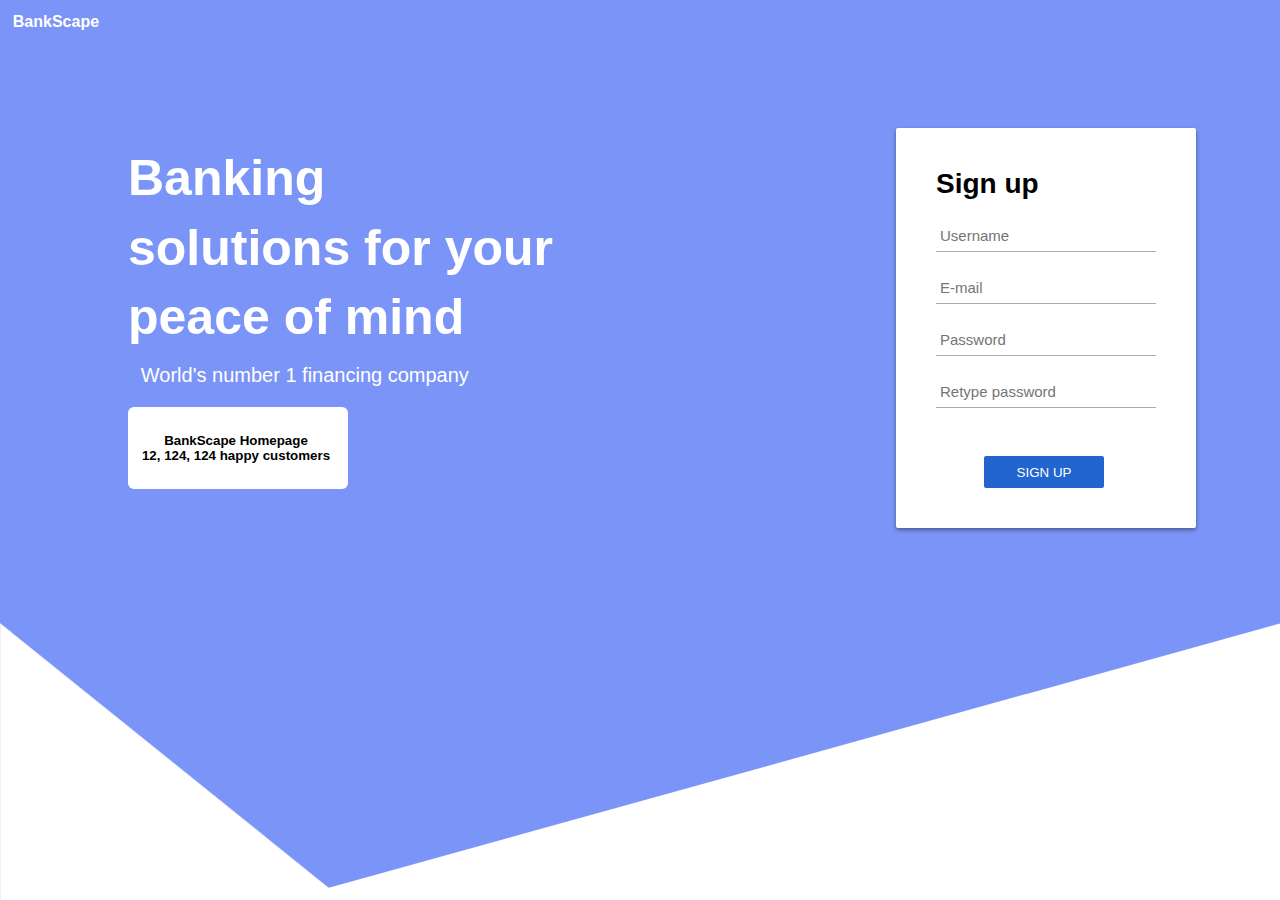
<file: index.html>
<!DOCTYPE html>
<html lang="en">

    <head>
        <meta charset="UTF-8">
        <meta name="viewport" content="width=device-width,
        initial-scale=1.0"> 
        <title>Home</title>
        <link rel="stylesheet" type="text/css" href="home.css">
        <script>
            $(document).ready(function()){
            
            })
        </script>
    </head>

    <body>
        <div class="custom1">
            <svg data-name="Layer 1" xmlns="http://www.w3.org/2000/svg" viewBox="0 0 1200 120" preserveAspectRatio="none">
                <path d="M892.25 114.72L0 0 0 120 1200 120 1200 0 892.25 114.72z" class="shape-fill"></path>
            </svg>
        </div>
       

            </div>
                <div class="data">
                    <p class="topic_1">BankScape</p>
                    <p class="topic">Banking</p>
                    <p class="topic_2">solutions for your</p>
                    <p class="topic_3">peace of mind</p>
                    <p class="topic_4">World's number 1 financing company</p>
                
                   
                    <div class="btn-group">
                        <button>BankScape Homepage<br>12, 124, 124 happy customers</br></button>
                    
                    </div>
            
            <div id="login-box">
                <div class="left">
                
                <h1>Sign up</h1>
                
                <input type="text" name="username" placeholder="Username" />
                <input type="text" name="email" placeholder="E-mail" />
                <input type="password" name="password" placeholder="Password" />
                <input type="password" name="password2" placeholder="Retype password" />
                
                <input type="submit" name="signup_submit" value="Sign Up" />
            </div>
        </div>
  
  

    </body>

</html>
</file>
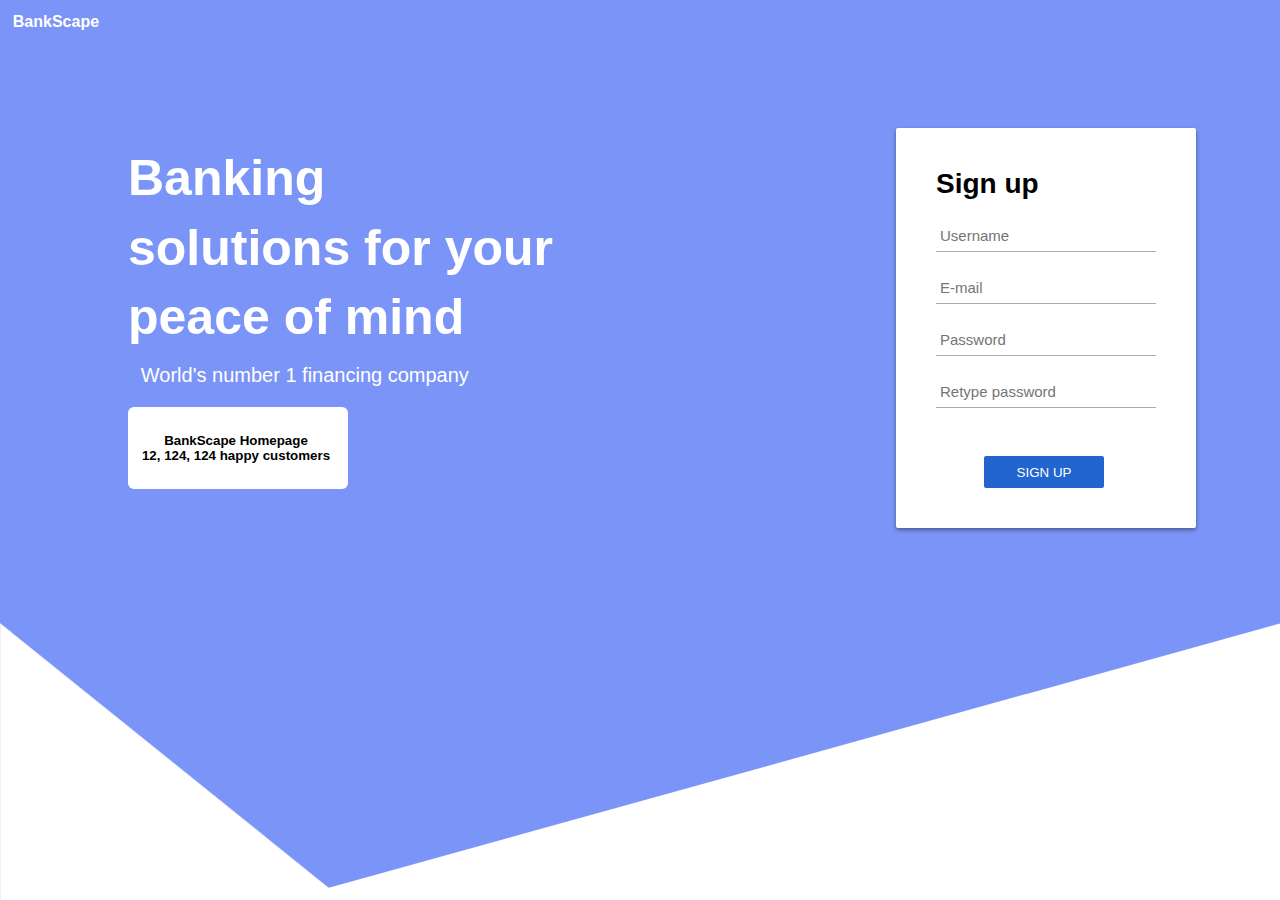
<file: clone.html>
<!DOCTYPE html>
<html lang="en">

    <head>
        <meta charset="UTF-8">
        <meta name="viewport" content="width=device-width,
        initial-scale=1.0"> 
        <title>Home</title>
        <link rel="stylesheet" type="text/css" href="home.css">
        <script>
            $(document).ready(function()){
            
            })
        </script>
    </head>

    <body>
        <div class="custom1">
            <svg data-name="Layer 1" xmlns="http://www.w3.org/2000/svg" viewBox="0 0 1200 120" preserveAspectRatio="none">
                <path d="M892.25 114.72L0 0 0 120 1200 120 1200 0 892.25 114.72z" class="shape-fill"></path>
            </svg>
        </div>
       

            </div>
                <div class="data">
                    <p class="topic_1">BankScape</p>
                    <p class="topic">Banking</p>
                    <p class="topic_2">solutions for your</p>
                    <p class="topic_3">peace of mind</p>
                    <p class="topic_4">World's number 1 financing company</p>
                
                   
                    <div class="btn-group">
                        <button>BankScape Homepage<br>12, 124, 124 happy customers</br></button>
                    
                    </div>
            
            <div id="login-box">
                <div class="left">
                
                <h1>Sign up</h1>
                
                <input type="text" name="username" placeholder="Username" />
                <input type="text" name="email" placeholder="E-mail" />
                <input type="password" name="password" placeholder="Password" />
                <input type="password" name="password2" placeholder="Retype password" />
                
                <input type="submit" name="signup_submit" value="Sign Up" />
            </div>
        </div>
  
  

    </body>

</html>
</file>
<file: home.css>
body {
    color: black;
    text-align: left;
    font-size: 0.5rem;
    font-weight: bold;
    font-family: sans-serif;
}
section{
    padding: 30vh 0;
}


@import url(https://fonts.googleapis.com/css?family=Roboto:400,300,500);
*:focus {
  outline: none;
}

body {
  margin: 0;
  padding: 0;
  background: rgb(123, 148, 247);
  
}
.custom1 {
    position: absolute;
    bottom:0;
    left: 0;
    width: 100%;
    overflow: hidden;
    line-height: 0;
}

.custom1 svg {
    position: relative;
    display: block;
    width: calc(100% + 1.8px);
    height: 277px;
    transform: rotateY(180deg);
}

.custom1 .shape-fill {
    fill: #FFFFFF;
}

@media (max-width: 767px) {
    .custom1 svg {
        width: calc(100% + 1.3px);
        height: 194px;
    }
}

.data {
    background: rgb(123, 148, 247);
    padding: 0%;
    height: 100%;
    margin: 0;
    border-radius: 0%;
    display: grid;
    place-content: left;
}

.data .topic_1{
    padding-left: 1%;
    margin-top: 1%;
    font-size: 16px;
    color: #FFF;
    font-family: sans-serif;

}
.data .topic {
    padding-left: 10%;
    margin-top: 8%;
    color: #FFF;
    font-family: sans-serif;
    font-weight: 800;
    font-size: 50px;
}
.data .topic_2 {
    padding-left: 10%;
    margin-top: -3%;
    color: #FFF;
    font-family: sans-serif;
    font-weight: 800;
    font-size: 50px;
}
.data .topic_3 {
    padding-left: 10%;
    margin-top: -3%;
    color: #FFF;
    font-family: sans-serif;
    font-weight: 800;
    font-size: 50px;
}
.data .topic_4 {
    padding-left: 11%;
    margin-top: -2.5%;
    color: #FFF;
    font-family: sans-serif;
    font-weight: 500;
    font-size: 20px;
}
h3 {
    padding-left: 10%
}


#login-box {
  position: absolute;
  margin-top: 10%;
  margin-left: 70%;
  width: 300px;
  height: 400px;
  background: #FFF;
  border-radius: 2px;
  box-shadow: 0 2px 4px rgba(0, 0, 0, 0.4);

}
input[type="button"] {
    margin-left: 10%;
    padding-left: -0px;
    padding-top: 1%;
    width: 210px;
    height: 32px;
    background: #ffffff;
    border: none;
    
    color: rgb(0, 0, 0);
    font-family: sans-serif;
    font-weight: 700;
    font-size: 15px;
    transition: 0.1s ease;
    cursor: pointer;
  }
  
  input[type="button"]:hover,
  input[type="button"]:focus {
    opacity: 0.8;
    box-shadow: 0 2px 4px rgba(0, 0, 0, 0.4);
    transition: 0.1s ease;
  }
    input[type="button"]:active {
    opacity: 1;
    box-shadow: 0 1px 2px rgba(0, 0, 0, 0.4);
    transition: 0.1s ease;
  }
  .btn-group button {
      background-color: #FFF;
      color: black;
      margin-left: 10%;
      padding-left: 2px;
      padding-top: 0%;
      font-weight: 800;
      width: 220px;
      height: 82px;
      display: block;
      cursor: pointer;
      border: none;
      border-radius: 6px;

  }
 
  .btn-group button:not(:last-child){
      border-bottom: none;
  }
  .btn-group button:hover{
    opacity: 0.8;
    box-shadow: 0 2px 4px rgba(0, 0, 0, 0.4);
    transition: 0.1s ease;
  }
  
  .btn-group button:active{
    opacity: 1;
    box-shadow: 0 1px 2px rgba(0, 0, 0, 0.4);
    transition: 0.1s ease;
  }
   
  
 
.left {
  position: right;
  padding-top: 0%;
  top: 0;
  left: 0;
  box-sizing: border-box;
  padding: 40px;
  width: 200px;
  height: 400px;
}

h1 {
  margin: 0 0 20px 0;
  font-weight: 600;
  font-size: 28px;
}

input[type="text"],
input[type="password"] {
  display: block;
  box-sizing: border-box;
  margin-bottom: 20px;
  padding-top: 0%;
  padding: 4px;
  width: 220px;
  height: 32px;
  border: none;
  border-bottom: 1px solid #AAA;
  font-family: 'Roboto', sans-serif;
  font-weight: 400;
  font-size: 15px;
  transition: 0.2s ease;
}

input[type="text"]:focus,
input[type="password"]:focus {
  border-bottom: 2px solid #2365cf;
  color: #2365cf;
  transition: 0.2s ease;
}

input[type="submit"] {
  margin-top: 28px;
  margin-left: 40%;
  width: 120px;
  height: 32px;
  background: #2365cf;
  border: none;
  border-radius: 2px;
  color: #FFF;
  font-family: 'Roboto', sans-serif;
  font-weight: 500;
  text-transform: uppercase;
  transition: 0.1s ease;
  cursor: pointer;
}

input[type="submit"]:hover,
input[type="submit"]:focus {
  opacity: 0.8;
  box-shadow: 0 2px 4px rgba(0, 0, 0, 0.4);
  transition: 0.1s ease;
}

input[type="submit"]:active {
  opacity: 1;
  box-shadow: 0 1px 2px rgba(0, 0, 0, 0.4);
  transition: 0.1s ease;
}
</file>
